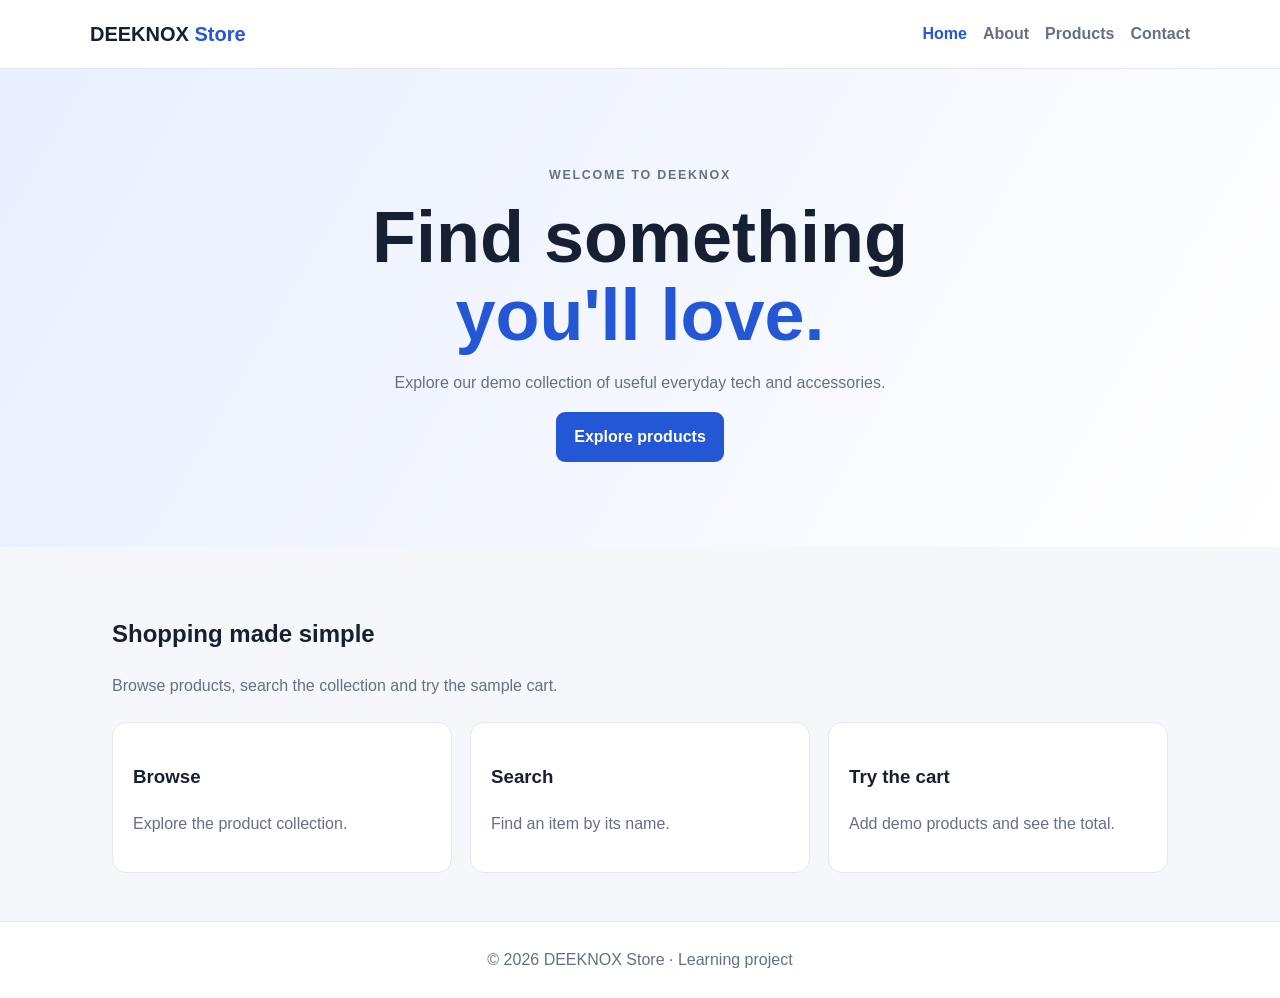
<file: index.html>
<!DOCTYPE html>
<html lang="en">
<head>
  <meta charset="UTF-8">
  <meta name="viewport" content="width=device-width, initial-scale=1.0">
  <title>DEEKNOX Store | Home</title>
  <link rel="stylesheet" href="style.css">
  <script src="script.js" defer></script>
</head>
<body>
  <header class="site-header">
    <a class="logo" href="index.html">DEEKNOX <span>Store</span></a>
    <nav>
      <a class="active" href="index.html">Home</a>
      <a href="about.html">About</a>
      <a href="products.html">Products</a>
      <a href="contact.html">Contact</a>
    </nav>
  </header>
  <main>
    <section class="hero">
      <p class="eyebrow">WELCOME TO DEEKNOX</p>
      <h1>Find something<br><span>you'll love.</span></h1>
      <p>Explore our demo collection of useful everyday tech and accessories.</p>
      <a class="button" href="products.html">Explore products</a>
    </section>
    <section class="section">
      <h2>Shopping made simple</h2>
      <p class="muted">Browse products, search the collection and try the sample cart.</p>
      <div class="feature-grid">
        <article class="feature"><h3>Browse</h3><p>Explore the product collection.</p></article>
        <article class="feature"><h3>Search</h3><p>Find an item by its name.</p></article>
        <article class="feature"><h3>Try the cart</h3><p>Add demo products and see the total.</p></article>
      </div>
    </section>
  </main>
  <footer>© 2026 DEEKNOX Store · Learning project</footer>
</body>
</html>
</file>
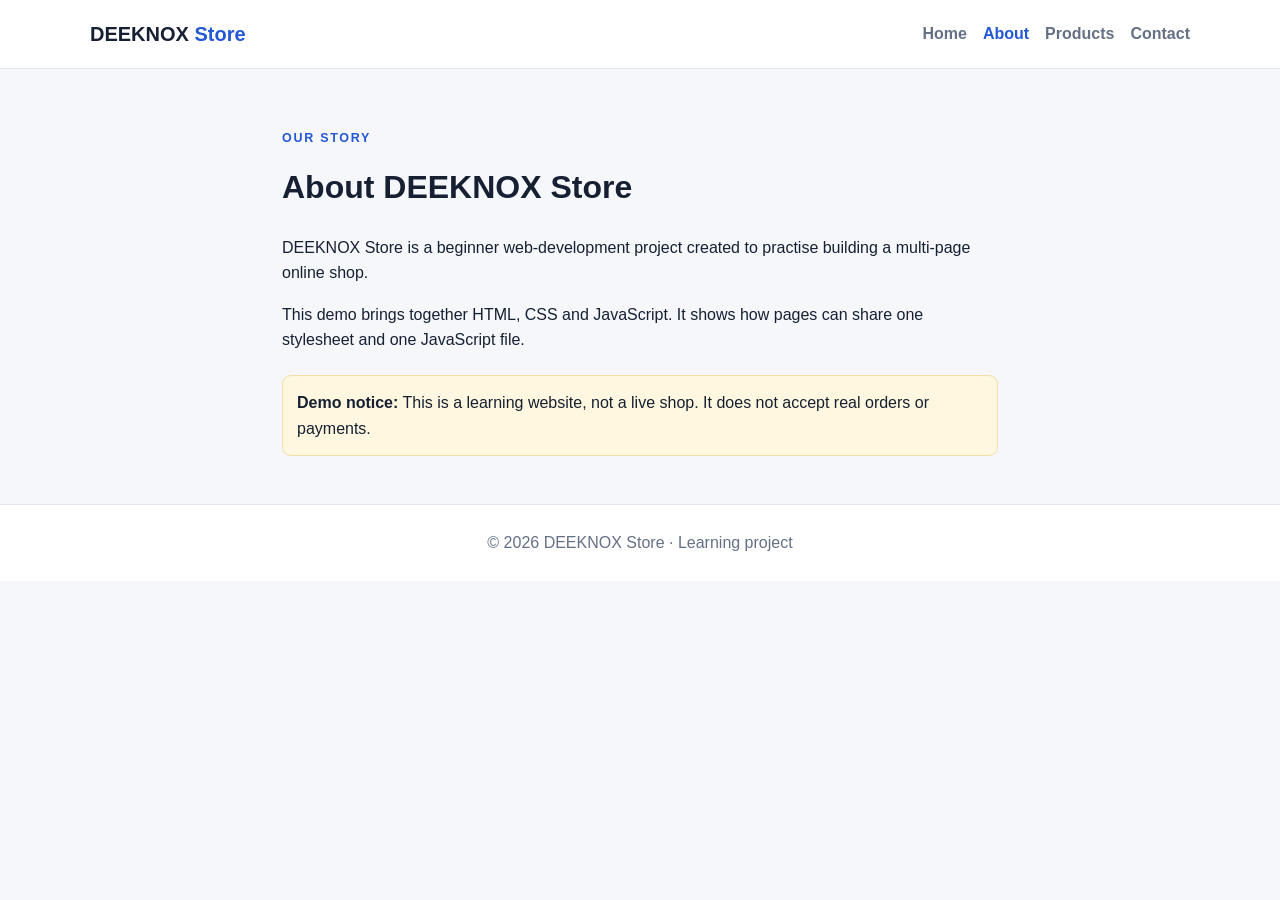
<file: about.html>
<!DOCTYPE html>
<html lang="en">
<head>
  <meta charset="UTF-8">
  <meta name="viewport" content="width=device-width, initial-scale=1.0">
  <title>DEEKNOX Store | About</title>
  <link rel="stylesheet" href="style.css">
  <script src="script.js" defer></script>
</head>
<body>
  <header class="site-header">
    <a class="logo" href="index.html">DEEKNOX <span>Store</span></a>
    <nav>
      <a href="index.html">Home</a>
      <a class="active" href="about.html">About</a>
      <a href="products.html">Products</a>
      <a href="contact.html">Contact</a>
    </nav>
  </header>
  <main class="section narrow">
    <p class="eyebrow">OUR STORY</p>
    <h1>About DEEKNOX Store</h1>
    <p>DEEKNOX Store is a beginner web-development project created to practise building a multi-page online shop.</p>
    <p>This demo brings together HTML, CSS and JavaScript. It shows how pages can share one stylesheet and one JavaScript file.</p>
    <div class="notice"><strong>Demo notice:</strong> This is a learning website, not a live shop. It does not accept real orders or payments.</div>
  </main>
  <footer>© 2026 DEEKNOX Store · Learning project</footer>
</body>
</html>
</file>
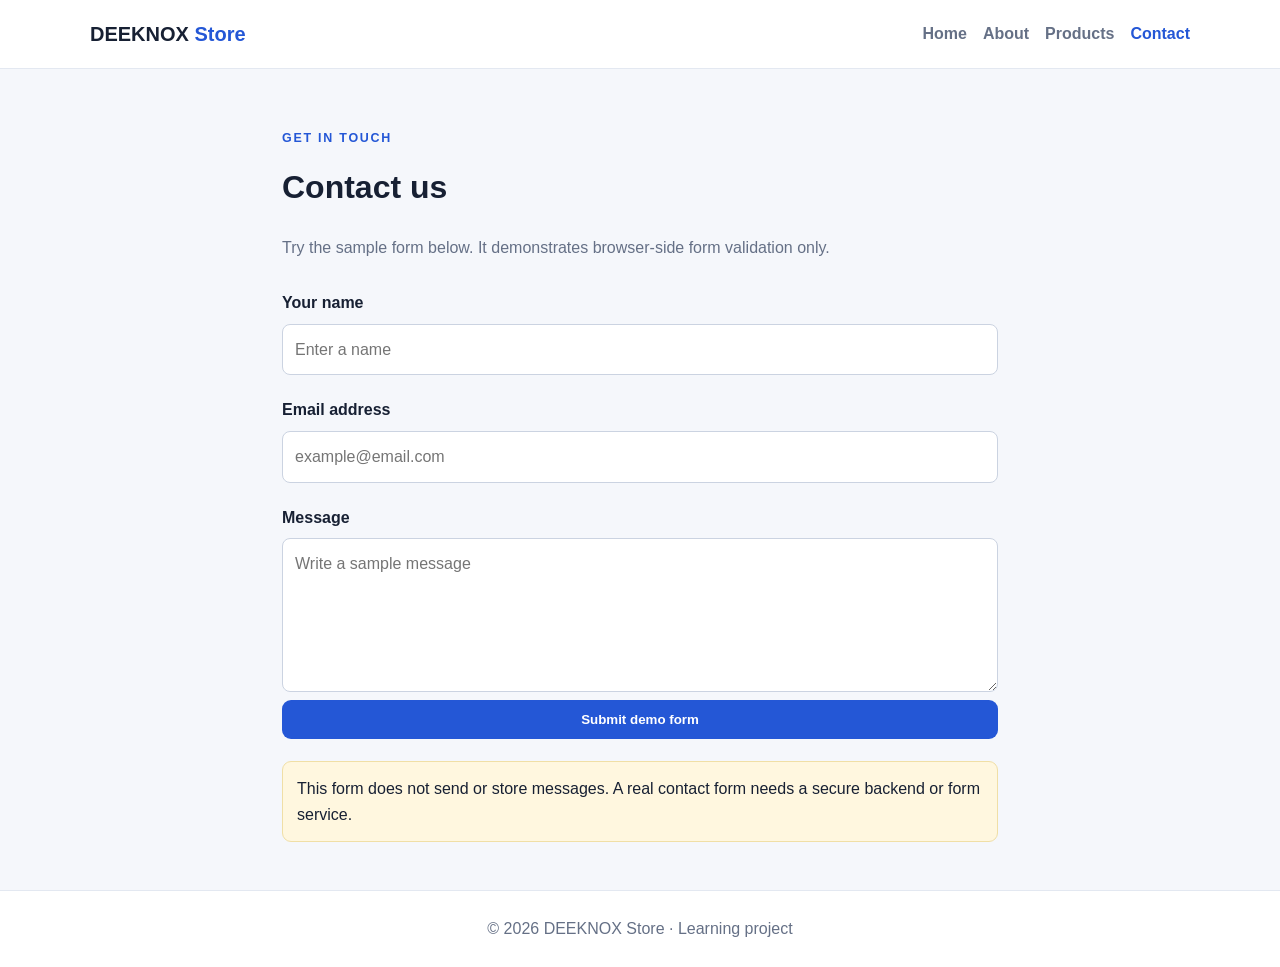
<file: contact.html>
<!DOCTYPE html>
<html lang="en">
<head>
  <meta charset="UTF-8">
  <meta name="viewport" content="width=device-width, initial-scale=1.0">
  <title>DEEKNOX Store | Contact</title>
  <link rel="stylesheet" href="style.css">
  <script src="script.js" defer></script>
</head>
<body>
  <header class="site-header">
    <a class="logo" href="index.html">DEEKNOX <span>Store</span></a>
    <nav>
      <a href="index.html">Home</a>
      <a href="about.html">About</a>
      <a href="products.html">Products</a>
      <a class="active" href="contact.html">Contact</a>
    </nav>
  </header>
  <main class="section narrow">
    <p class="eyebrow">GET IN TOUCH</p>
    <h1>Contact us</h1>
    <p class="muted">Try the sample form below. It demonstrates browser-side form validation only.</p>
    <form class="contact-form" onsubmit="submitContact(event)">
      <label for="name">Your name</label>
      <input id="name" type="text" required minlength="2" placeholder="Enter a name">
      <label for="email">Email address</label>
      <input id="email" type="email" required placeholder="example@email.com">
      <label for="message">Message</label>
      <textarea id="message" rows="5" required minlength="5" placeholder="Write a sample message"></textarea>
      <button class="button" type="submit">Submit demo form</button>
    </form>
    <p id="contact-result" role="status"></p>
    <div class="notice">This form does not send or store messages. A real contact form needs a secure backend or form service.</div>
  </main>
  <footer>© 2026 DEEKNOX Store · Learning project</footer>
</body>
</html>
</file>
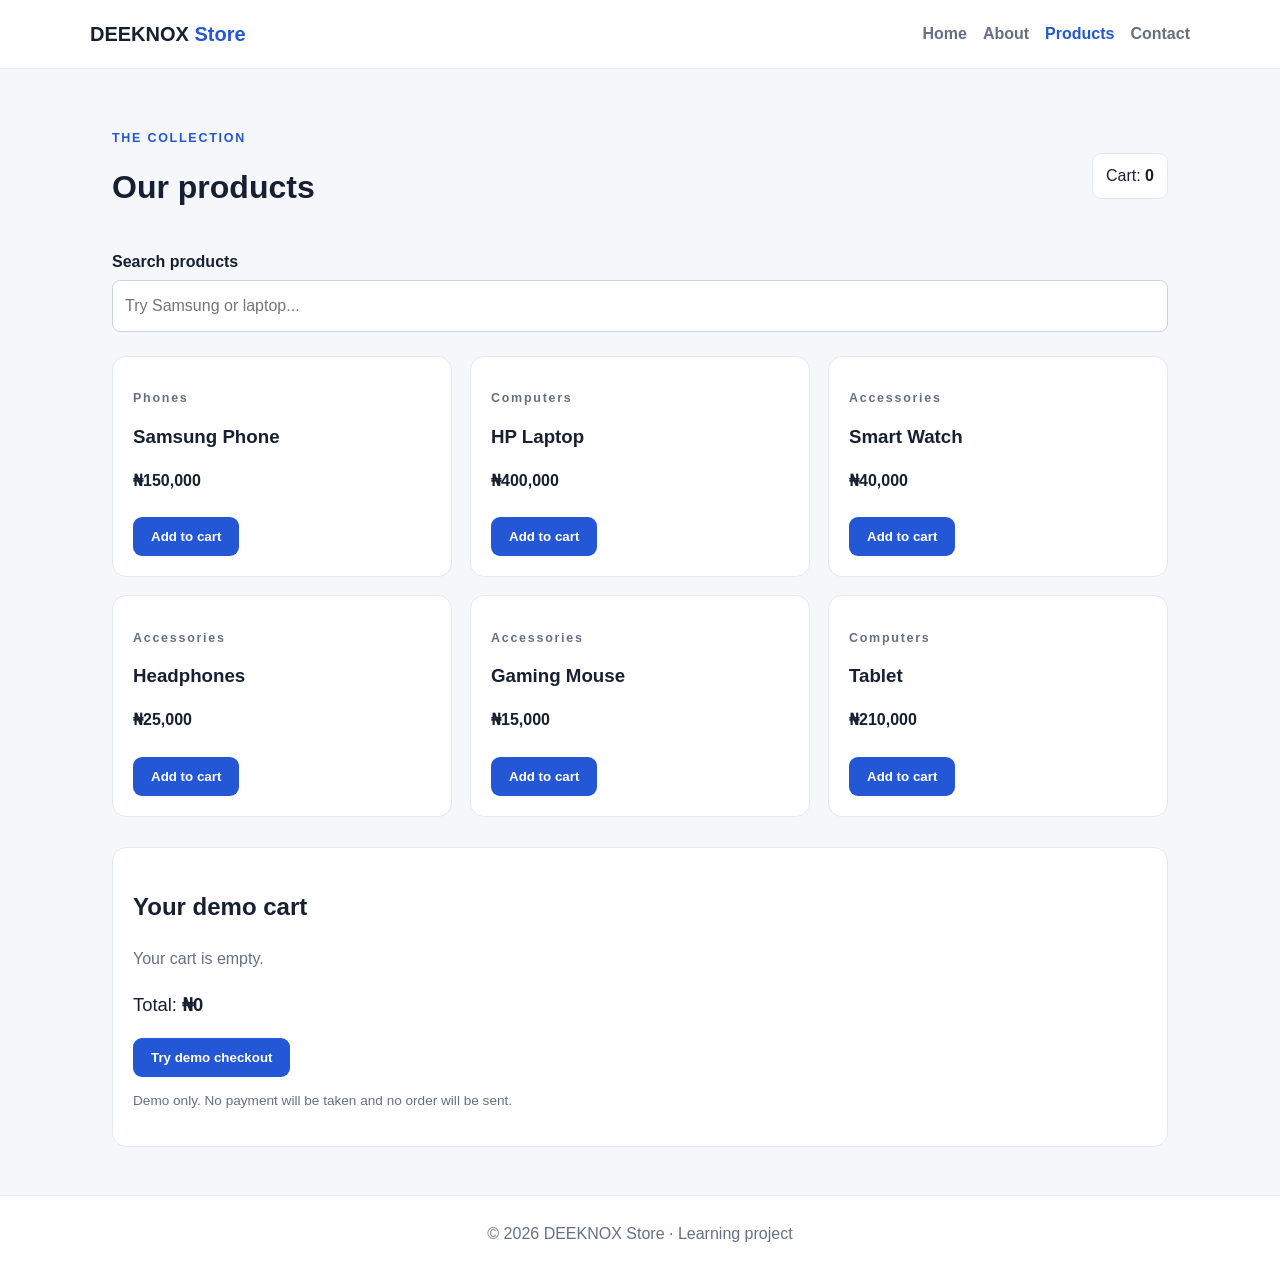
<file: products.html>
<!DOCTYPE html>
<html lang="en">
<head>
  <meta charset="UTF-8">
  <meta name="viewport" content="width=device-width, initial-scale=1.0">
  <title>DEEKNOX Store | Products</title>
  <link rel="stylesheet" href="style.css">
  <script src="script.js" defer></script>
</head>
<body>
  <header class="site-header">
    <a class="logo" href="index.html">DEEKNOX <span>Store</span></a>
    <nav>
      <a href="index.html">Home</a>
      <a href="about.html">About</a>
      <a class="active" href="products.html">Products</a>
      <a href="contact.html">Contact</a>
    </nav>
  </header>
  <main class="section">
    <div class="page-heading">
      <div><p class="eyebrow">THE COLLECTION</p><h1>Our products</h1></div>
      <div class="cart-count">Cart: <strong id="cart-count">0</strong></div>
    </div>
    <label class="search-label" for="search">Search products</label>
    <input id="search" class="search" type="search" placeholder="Try Samsung or laptop..." oninput="searchProducts()">
    <div id="product-list" class="product-grid"></div>
    <section class="cart-panel">
      <h2>Your demo cart</h2>
      <div id="cart-items"><p class="muted">Your cart is empty.</p></div>
      <p class="total">Total: <strong id="cart-total">₦0</strong></p>
      <button class="button" onclick="demoCheckout()">Try demo checkout</button>
      <p class="small muted">Demo only. No payment will be taken and no order will be sent.</p>
    </section>
  </main>
  <footer>© 2026 DEEKNOX Store · Learning project</footer>
</body>
</html>
</file>
<file: style.css>
* { box-sizing: border-box; }
:root { --ink: #172033; --muted: #657086; --brand: #2457d6; --paper: #f5f7fb; --line: #e3e8f1; }
body { margin: 0; font-family: Arial, sans-serif; color: var(--ink); background: var(--paper); line-height: 1.6; }
.site-header { display: flex; align-items: center; justify-content: space-between; gap: 18px; padding: 18px max(5%, calc((100% - 1100px)/2)); background: white; border-bottom: 1px solid var(--line); flex-wrap: wrap; }
.logo { font-size: 1.25rem; font-weight: 800; color: var(--ink); text-decoration: none; }
.logo span, .hero h1 span { color: var(--brand); }
nav { display: flex; gap: 16px; flex-wrap: wrap; }
nav a { text-decoration: none; color: var(--muted); font-weight: 700; }
nav a:hover, nav a.active { color: var(--brand); }
.hero { padding: 85px 7%; background: linear-gradient(120deg, #e9efff, #fff); text-align: center; }
.hero h1 { font-size: clamp(2.5rem, 7vw, 4.5rem); line-height: 1.08; margin: 10px 0; }
.hero p { color: var(--muted); }
.eyebrow { color: var(--brand); font-weight: 800; letter-spacing: .14em; font-size: .78rem; }
.button { display: inline-block; border: 0; border-radius: 9px; padding: 12px 18px; background: var(--brand); color: white; text-decoration: none; font-weight: 700; cursor: pointer; }
.button:hover { filter: brightness(.92); }
.section { max-width: 1100px; margin: auto; padding: 48px 22px; }
.narrow { max-width: 760px; }
.muted, .small { color: var(--muted); }
.small { font-size: .85rem; }
.feature-grid, .product-grid { display: grid; grid-template-columns: repeat(3, 1fr); gap: 18px; margin-top: 24px; }
.feature, .product-card, .cart-panel { background: white; border: 1px solid var(--line); border-radius: 14px; padding: 20px; }
.feature p { color: var(--muted); }
.page-heading { display: flex; justify-content: space-between; align-items: center; gap: 16px; flex-wrap: wrap; }
.page-heading h1, .narrow h1 { margin-top: 0; }
.cart-count { background: white; border: 1px solid var(--line); border-radius: 9px; padding: 9px 13px; }
.search-label, .contact-form label { display: block; font-weight: 700; margin: 14px 0 6px; }
.search, .contact-form input, .contact-form textarea { width: 100%; padding: 12px; border: 1px solid #cbd3e1; border-radius: 8px; font: inherit; background: white; }
.product-card h3 { margin: 4px 0; }
.product-card p { color: var(--muted); }
.product-card .price { color: var(--ink); font-weight: 800; }
.product-card button { margin-top: 8px; }
.cart-panel { margin-top: 30px; }
.cart-row { display: flex; justify-content: space-between; align-items: center; gap: 12px; padding: 10px 0; border-bottom: 1px solid var(--line); }
.cart-row button { border: 1px solid var(--line); background: white; border-radius: 6px; padding: 5px 9px; }
.total { font-size: 1.15rem; }
.contact-form { display: grid; gap: 8px; }
.contact-form label { margin-bottom: 0; }
.notice { background: #fff7df; border: 1px solid #f0dfa6; padding: 14px; border-radius: 9px; margin-top: 22px; }
footer { text-align: center; padding: 25px; color: var(--muted); border-top: 1px solid var(--line); background: white; }
@media (max-width: 700px) { .site-header { align-items: flex-start; flex-direction: column; } nav { gap: 12px; } .feature-grid, .product-grid { grid-template-columns: 1fr; } .hero { padding: 60px 20px; } }
</file>
